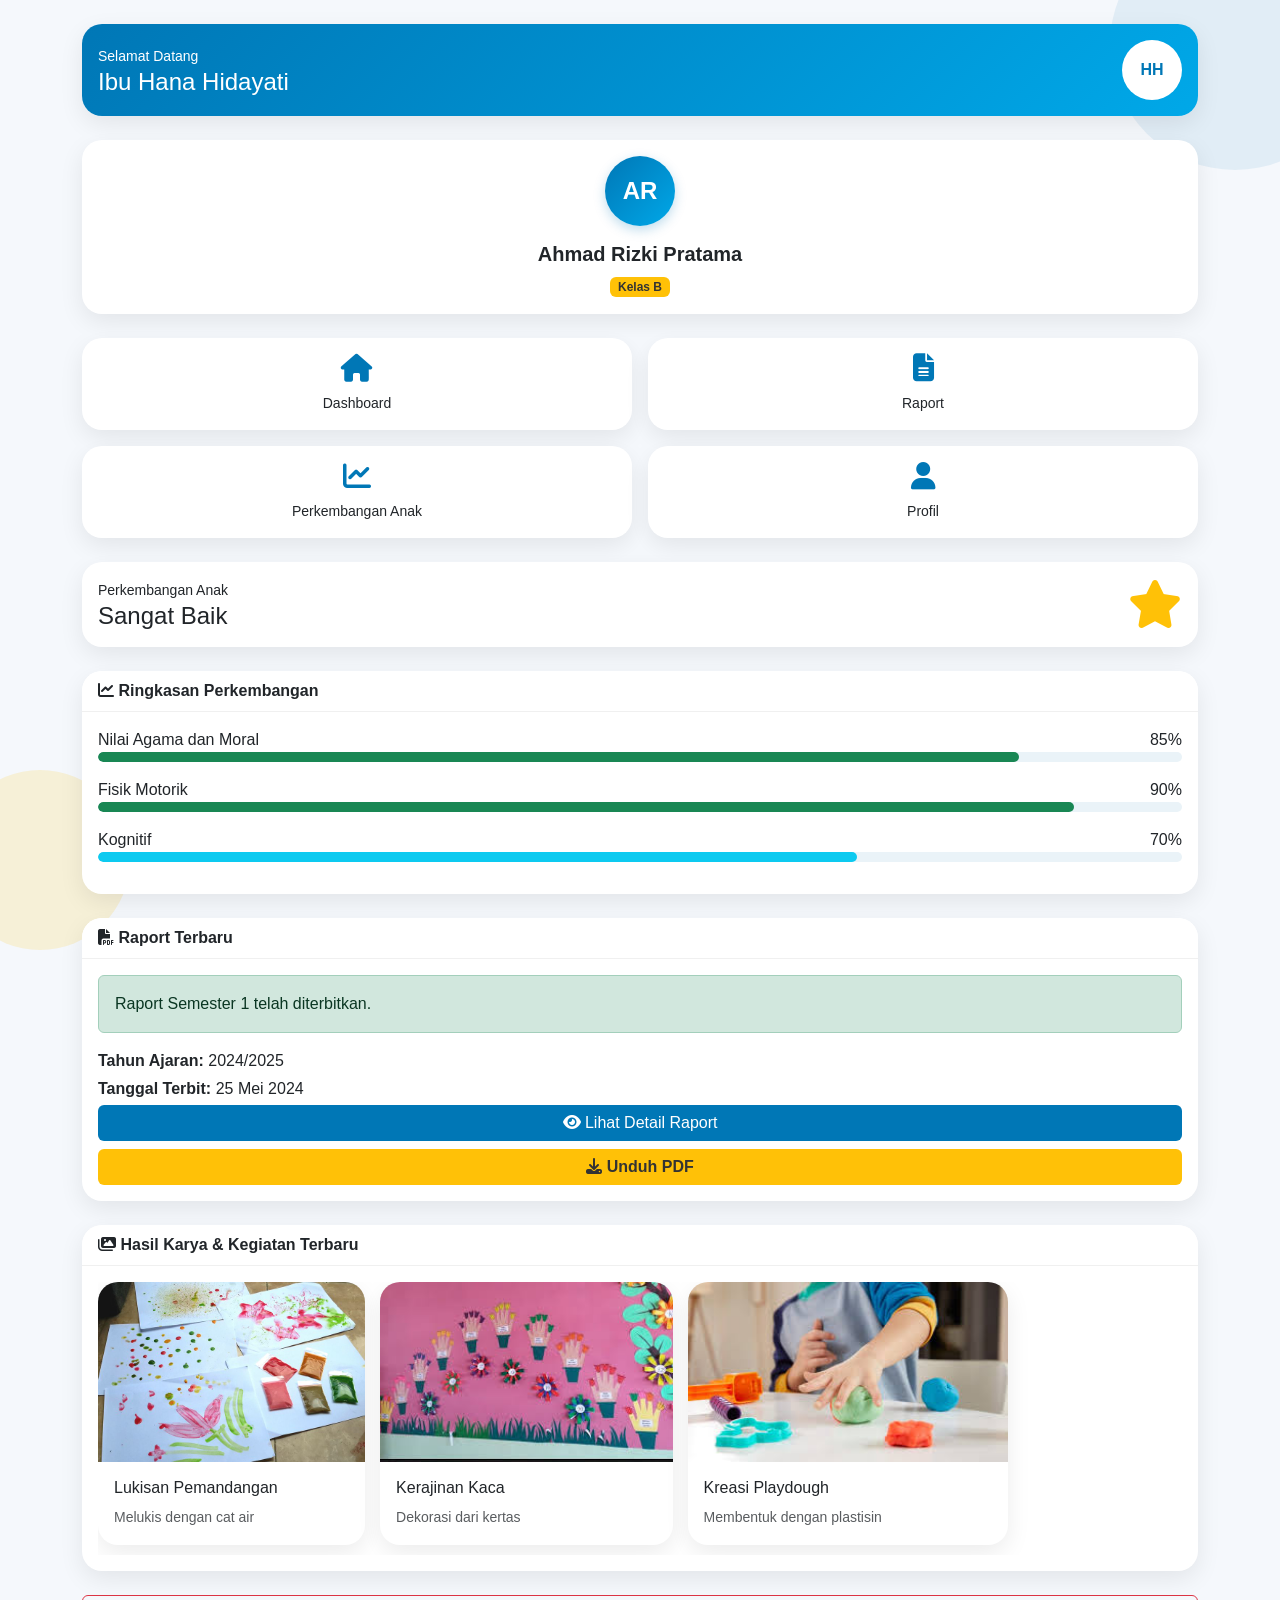
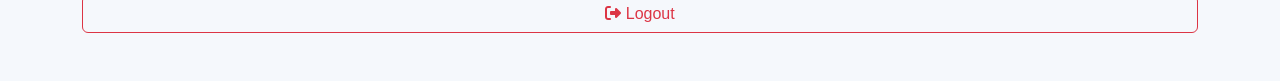
<file: dashboard-wali.html>
<!DOCTYPE html>
<html lang="id">
<head>
<meta charset="UTF-8">
<meta name="viewport" content="width=device-width, initial-scale=1.0">

<title>Dashboard Wali Murid</title>

<link href="https://cdn.jsdelivr.net/npm/bootstrap@5.3.0/dist/css/bootstrap.min.css" rel="stylesheet">
<link href="https://cdnjs.cloudflare.com/ajax/libs/font-awesome/6.4.0/css/all.min.css" rel="stylesheet">

<style>

    :root{
        --primary:#0077B6;
        --primary-dark:#005F91;
        --secondary:#FFC107;
        --bg:#F5F8FC;
    }
    .header-card{
        background:linear-gradient(135deg,#0077B6,#00A8E8);
        color:#fff
    }
    body{
        background:var(--bg);
        font-family:'Segoe UI', sans-serif;
        overflow-x:hidden;
        position:relative;
    }
    
    /* =========================
       BACKGROUND BUBBLE
    ========================= */
    
    body::before{
        content:'';
        width:250px;
        height:250px;
        background:rgba(0,119,182,.08);
        border-radius:50%;
        position:fixed;
        top:-80px;
        right:-80px;
        z-index:-1;
        animation:float1 8s ease-in-out infinite;
    }
    
    body::after{
        content:'';
        width:180px;
        height:180px;
        background:rgba(255,193,7,.15);
        border-radius:50%;
        position:fixed;
        bottom:-50px;
        left:-50px;
        z-index:-1;
        animation:float2 10s ease-in-out infinite;
    }
    
    @keyframes float1{
        0%,100%{
            transform:translateY(0);
        }
        50%{
            transform:translateY(-20px);
        }
    }
    
    @keyframes float2{
        0%,100%{
            transform:translateY(0);
        }
        50%{
            transform:translateY(25px);
        }
    }
    
    /* =========================
       TITLE
    ========================= */
    
    .page-title{
        color:var(--primary);
        font-weight:700;
    }

    .user-avatar{
    width:60px;
    height:60px;
    border-radius:50%;
    background:#fff;
    color:#0077B6;
    display:flex;align-items:center;
    justify-content:center;
    font-weight:bold;
    animation:pulse 3s infinite;
}
    
    .user-avatar2{
        width:55px;
        height:55px;
        border-radius:50%;
        background:linear-gradient(
            135deg,
            var(--primary),
            #00A8E8
        );
        color:white;
        display:flex;
        align-items:center;
        justify-content:center;
        font-weight:bold;
        box-shadow:0 4px 12px rgba(0,119,182,.25);
    
        animation:pulse 3s infinite;
    }

    
    @keyframes pulse{
    
        0%{
            box-shadow:0 0 0 0 rgba(255,193,7,.6);
        }
    
        70%{
            box-shadow:0 0 0 15px rgba(255,193,7,0);
        }
    
        100%{
            box-shadow:0 0 0 0 rgba(255,193,7,0);
        }
    
    }
    
    /* =========================
       CARD
    ========================= */
    
    .card{
        border:none;
        border-radius:20px;
        box-shadow:0 8px 24px rgba(0,0,0,.08);
        transition:.3s;
        overflow:hidden;
    }
    
    .card:hover{
        transform:translateY(-4px);
    }
    
    /* =========================
       CARD HEADER
    ========================= */
    
    .card-header{
        background:white;
        font-weight:600;
        border-bottom:1px solid #f0f0f0;
    }
    
    /* =========================
       QUICK MENU
    ========================= */
    
    .quick-menu .card{
        transition:.3s;
        cursor:pointer;
    }
    
    .quick-menu .card:hover{
        transform:
            translateY(-8px)
            scale(1.03);
    }
    
    .quick-menu i{
        font-size:28px;
        color:var(--primary);
        transition:.3s;
    }
    
    .quick-menu .card:hover i{
        transform:scale(1.15);
    }
    
    /* =========================
       BADGE
    ========================= */
    
    .badge.bg-primary{
        background:var(--secondary) !important;
        color:#333;
        font-weight:600;
    }
    
    /* =========================
       PROGRESS
    ========================= */
    
    .progress{
        height:10px;
        border-radius:20px;
        background:#EAF3F8;
    }
    
    .progress-bar{
        border-radius:20px;
    }
    
    /* =========================
       BUTTON
    ========================= */
    .btn-warning{
        background:#FFC107;
        border:none;
        color:#333;
        font-weight:600;
    }
    .btn-warning:hover{
        transform:translateY(-3px);
    }

    .btn-primary{
        background:var(--primary);
        border:none;
        transition:.3s;
    }
    
    .btn-primary:hover{
        background:var(--primary-dark);
        transform:translateY(-2px);
    }
    
    .btn-outline-primary{
        transition:.3s;
    }
    
    .btn-outline-primary:hover{
        transform:translateY(-2px);
    }
    
    /* =========================
       HASIL KARYA
    ========================= */
    
    .hasil-karya-scroll{
        display:flex;
        gap:15px;
        overflow-x:auto;
        padding-bottom:10px;
        scroll-behavior:smooth;
    }
    
    .hasil-karya-scroll::-webkit-scrollbar{
        display:none;
    }
    
    .hasil-karya-card{
        min-width:250px;
        flex-shrink:0;
        transition:.3s;
    }
    
    .hasil-karya-card:hover{
        transform:
            translateY(-8px)
            rotate(.5deg);
    }
    
    .hasil-karya-card img{
        height:180px;
        object-fit:cover;
    }
    
    /* =========================
       ANIMATION
    ========================= */
    
    .fade-in{
        animation:fadeIn .8s ease;
    }
    
    @keyframes fadeIn{
        from{
            opacity:0;
            transform:translateY(20px);
        }
        to{
            opacity:1;
            transform:translateY(0);
        }
    }
    
    /* =========================
       MOBILE
    ========================= */
    
    @media (max-width:768px){
    
        .card{
            border-radius:18px;
        }
    
        .card-body{
            padding:16px;
        }
    
        .quick-menu i{
            font-size:24px;
        }
    
        .page-title{
            font-size:20px;
        }
    
        .hasil-karya-card{
            min-width:220px;
        }
    
    }
    
    </style>
</head>

<body>
<div class="bubble bubble1"></div>
<div class="bubble bubble2"></div>
<div class="container py-4">

    <!-- Header -->
    <div class="card header-card mb-4 fade-in">
        <div class="card-body d-flex justify-content-between align-items-center">
    
            <div>
                <small>Selamat Datang</small>
                <h4 class="mb-0">Ibu Hana Hidayati</h4>
            </div>
    
            <div class="user-avatar">
                HH
            </div>
    
        </div>
    </div>
    <!-- Data Anak -->
    <div class="card child-card mb-4 fade-in">
        <div class="card-body text-center">

            <div class="user-avatar2 mx-auto mb-3"
                 style="width:70px;height:70px;font-size:24px;">
                AR
            </div>

            <h5 class="fw-bold">
                Ahmad Rizki Pratama
            </h5>

            <span class="badge bg-primary">
                Kelas B
            </span>

        </div>
    </div>

    <!-- Quick Menu -->
    <div class="row g-3 quick-menu mb-4 fade-in">

        <div class="col-6">
            <a href="#" class="text-decoration-none">
                <div class="card text-center">
                    <div class="card-body">
                        <i class="fas fa-home"></i>
                        <p class="small mt-2 mb-0">
                            Dashboard
                        </p>
                    </div>
                </div>
            </a>
        </div>

        <div class="col-6">
            <a href="raport-digital.html"
               class="text-decoration-none">
                <div class="card text-center">
                    <div class="card-body">
                        <i class="fas fa-file-alt"></i>
                        <p class="small mt-2 mb-0">
                            Raport 
                        </p>
                    </div>
                </div>
            </a>
        </div>

        <div class="col-6">
            <a href="perkembangan-anak.html"
               class="text-decoration-none">
                <div class="card text-center">
                    <div class="card-body">
                        <i class="fas fa-chart-line"></i>
                        <p class="small mt-2 mb-0">
                            Perkembangan Anak 
                        </p>
                    </div>
                </div>
            </a>
        </div>

        <div class="col-6">
            <a href="profil-wali.html"
               class="text-decoration-none">
                <div class="card text-center">
                    <div class="card-body">
                        <i class="fas fa-user"></i>
                        <p class="small mt-2 mb-0">
                            Profil
                        </p>
                    </div>
                </div>
            </a>
        </div>

    </div>
    <div class="card mb-4 summary-banner">

        <div class="card-body">
    
            <div class="row align-items-center">
    
                <div class="col-8">
    
                    <small>
                        Perkembangan Anak
                    </small>
    
                    <h4 class="mb-0">
                        Sangat Baik
                    </h4>
    
                </div>
    
                <div class="col-4 text-end">
    
                    <i class="fas fa-star"
                       style="
                       font-size:48px;
                       color:#FFC107;">
                    </i>
    
                </div>
    
            </div>
    
        </div>
    
    </div>

    <!-- Ringkasan -->
    <div class="card mb-4 fade-in">

        <div class="card-header bg-white fw-bold">
            <i class="fas fa-chart-line"></i>
            Ringkasan Perkembangan
        </div>

        <div class="card-body">

            <div class="mb-3">
                <div class="d-flex justify-content-between">
                    <span>Nilai Agama dan Moral</span>
                    <span>85%</span>
                </div>
                <div class="progress">
                    <div class="progress-bar bg-success" style="width:85% "></div>
                </div>
            </div>

            <div class="mb-3">
                <div class="d-flex justify-content-between">
                    <span>Fisik Motorik</span>
                    <span>90%</span>
                </div>
                <div class="progress">
                    <div class="progress-bar bg-success" style="width:90%"></div>
                </div>
            </div>

            <div class="mb-3">
                <div class="d-flex justify-content-between">
                    <span>Kognitif</span>
                    <span>70%</span>
                </div>
                <div class="progress">
                    <div class="progress-bar bg-info" style="width:70%"></div>
                </div>
            </div>
        </div>

    </div>

    <!-- Raport -->
    <div class="card mb-4 fade-in">

        <div class="card-header bg-white fw-bold">
            <i class="fas fa-file-pdf"></i>
            Raport Terbaru
        </div>

        <div class="card-body">

            <div class="alert alert-success">
                Raport Semester 1 telah diterbitkan.
            </div>

            <p class="mb-1">
                <strong>Tahun Ajaran:</strong>
                2024/2025
            </p>

            <p class="mb-1">
                <strong>Tanggal Terbit:</strong>
                25 Mei 2024
            </p>
            <div class="d-grid gap-2">

                <a href="raport-digital.html"
                   class="btn btn-primary">
                    <i class="fas fa-eye"></i>
                    Lihat Detail Raport

                </a>

                <button class="btn btn-warning">
                    <i class="fas fa-download"></i>
                    Unduh PDF
                </button>

            </div>

        </div>

    </div>

    <!-- Hasil Karya -->
    <div class="card mb-4 fade-in">

        <div class="card-header bg-white fw-bold">
            <i class="fas fa-images"></i>
            Hasil Karya & Kegiatan Terbaru
        </div>

        <div class="card-body">

            <div class="hasil-karya-scroll">

                <div class="card hasil-karya-card">
                    <img src="assets/img/lukisan tk.jpg"
                         class="card-img-top">

                    <div class="card-body">
                        <h6>Lukisan Pemandangan</h6>
                        <small class="text-muted">
                            Melukis dengan cat air
                        </small>
                    </div>
                </div>

                <div class="card hasil-karya-card">
                    <img src="assets/img/kertas tk.jpeg"
                         class="card-img-top">

                    <div class="card-body">
                        <h6>Kerajinan Kaca</h6>
                        <small class="text-muted">
                            Dekorasi dari kertas
                        </small>
                    </div>
                </div>

                <div class="card hasil-karya-card">
                    <img src="assets/img/playdough tk.jpeg"
                         class="card-img-top">

                    <div class="card-body">
                        <h6>Kreasi Playdough</h6>
                        <small class="text-muted">
                            Membentuk dengan plastisin
                        </small>
                    </div>
                </div>

            </div>

        </div>

    </div>

    <!-- Logout -->
    <div class="d-grid mb-4">

        <a href="index.html"
           class="btn btn-outline-danger">

            <i class="fas fa-sign-out-alt"></i>
            Logout

        </a>

    </div>

</div>

<script src="https://cdn.jsdelivr.net/npm/bootstrap@5.3.0/dist/js/bootstrap.bundle.min.js"></script>

</body>
</html>
</file>
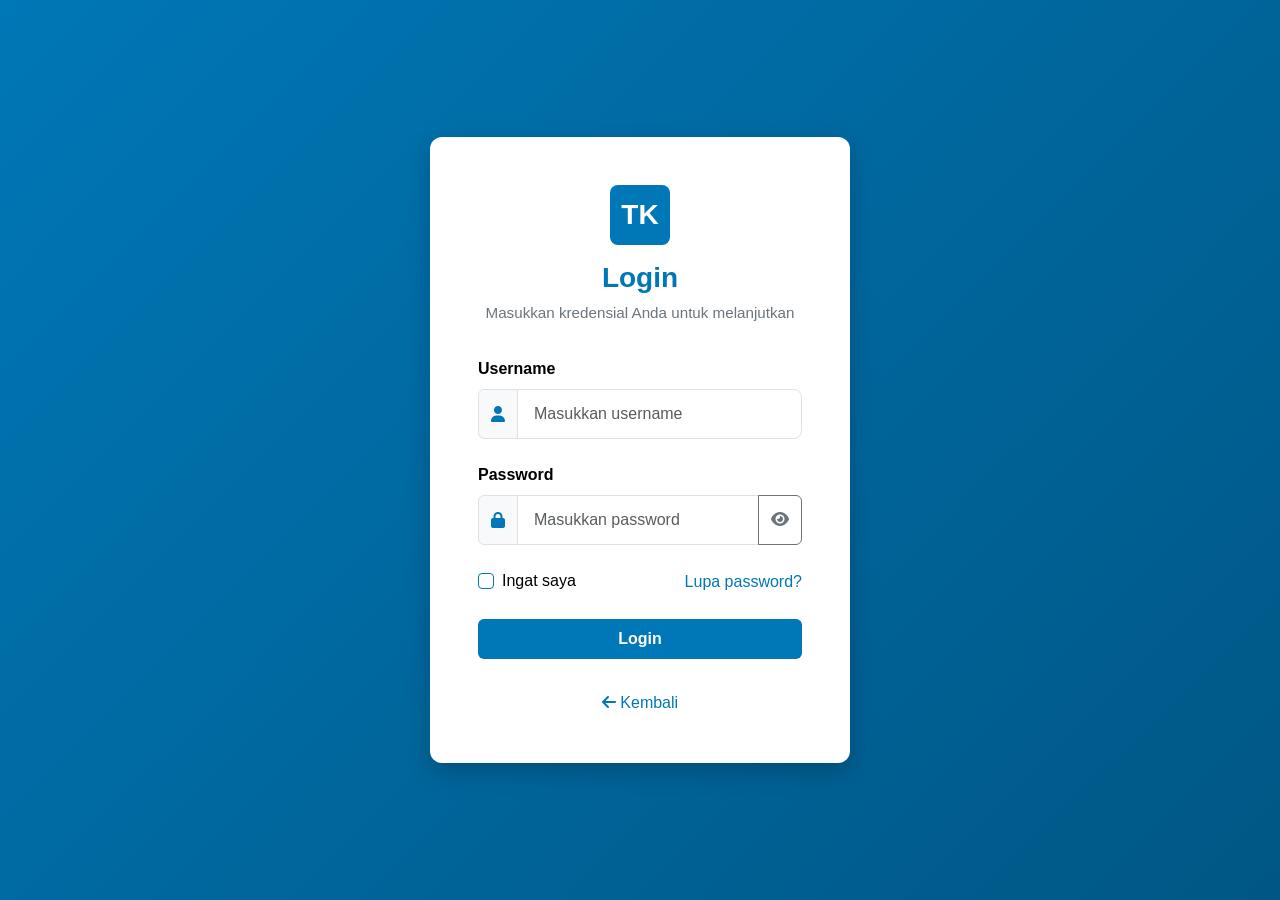
<file: login-wali.html>
<!DOCTYPE html>

<html lang="id">
<head>
    <meta charset="UTF-8">
    <meta name="viewport" content="width=device-width, initial-scale=1.0">
    <title>Login Wali Murid - Sistem Asesmen Anak TK</title>
<link href="https://cdn.jsdelivr.net/npm/bootstrap@5.3.0/dist/css/bootstrap.min.css" rel="stylesheet">
<link href="https://cdnjs.cloudflare.com/ajax/libs/font-awesome/6.4.0/css/all.min.css" rel="stylesheet">
<link rel="stylesheet" href="assets/css/style.css">
</head>

<body>
<div class="login-container">
    <div class="login-box">
        <div class="login-header">
            <div class="school-logo mb-3 mx-auto" style="width: 60px; height: 60px; font-size: 28px;">
                TK
            </div>
            <h1>Login</h1>
            <p>Masukkan kredensial Anda untuk melanjutkan</p>
        </div>

        <form id="loginForm">
            <div class="mb-4">
                <label for="username" class="form-label">Username</label>
                <div class="input-group">
                    <span class="input-group-text" style="background-color: #F8F9FA; border: 1px solid var(--border-color);">
                        <i class="fas fa-user" style="color: var(--primary-color);"></i>
                    </span>
                    <input
                        type="text"
                        class="form-control"
                        id="username"
                        placeholder="Masukkan username"
                    >
                </div>
            </div>

            <div class="mb-4">
                <label for="password" class="form-label">Password</label>
                <div class="input-group">
                    <span class="input-group-text" style="background-color: #F8F9FA; border: 1px solid var(--border-color);">
                        <i class="fas fa-lock" style="color: var(--primary-color);"></i>
                    </span>

                    <input
                        type="password"
                        class="form-control"
                        id="password"
                        placeholder="Masukkan password"
                    >

                    <button
                        class="btn btn-outline-secondary"
                        type="button"
                        id="togglePassword"
                    >
                        <i class="fas fa-eye"></i>
                    </button>
                </div>
            </div>

            <div class="d-flex justify-content-between align-items-center mb-4">
                <div class="form-check">
                    <input
                        class="form-check-input"
                        type="checkbox"
                        id="remember"
                        style="border-color: var(--primary-color);"
                    >
                    <label class="form-check-label" for="remember">
                        Ingat saya
                    </label>
                </div>

                <a
                    href="#"
                    class="text-decoration-none"
                    style="color: var(--primary-color); font-weight: 500;"
                >
                    Lupa password?
                </a>
            </div>

            <button
                type="submit"
                class="btn btn-primary w-100 fw-bold py-2 mb-3"
            >
                Login
            </button>
        </form>

        <div class="text-center">
            <a
                href="index.html"
                class="text-decoration-none d-block mt-3"
                style="color: var(--primary-color); font-weight: 500;"
            >
                <i class="fas fa-arrow-left"></i> Kembali
            </a>
        </div>
    </div>
</div>

<script>
    // Tampilkan / sembunyikan password
    document.getElementById('togglePassword').addEventListener('click', function () {
        const passwordInput = document.getElementById('password');
        const icon = this.querySelector('i');

        if (passwordInput.type === 'password') {
            passwordInput.type = 'text';
            icon.classList.remove('fa-eye');
            icon.classList.add('fa-eye-slash');
        } else {
            passwordInput.type = 'password';
            icon.classList.remove('fa-eye-slash');
            icon.classList.add('fa-eye');
        }
    });

    // Langsung masuk dashboard tanpa autentikasi
    document.getElementById('loginForm').addEventListener('submit', function (e) {
        e.preventDefault();

        // Redirect ke dashboard wali
        window.location.href = 'dashboard-wali.html';
    });
</script>

<script src="https://cdn.jsdelivr.net/npm/bootstrap@5.3.0/dist/js/bootstrap.bundle.min.js"></script>
</body>
</html>
</file>
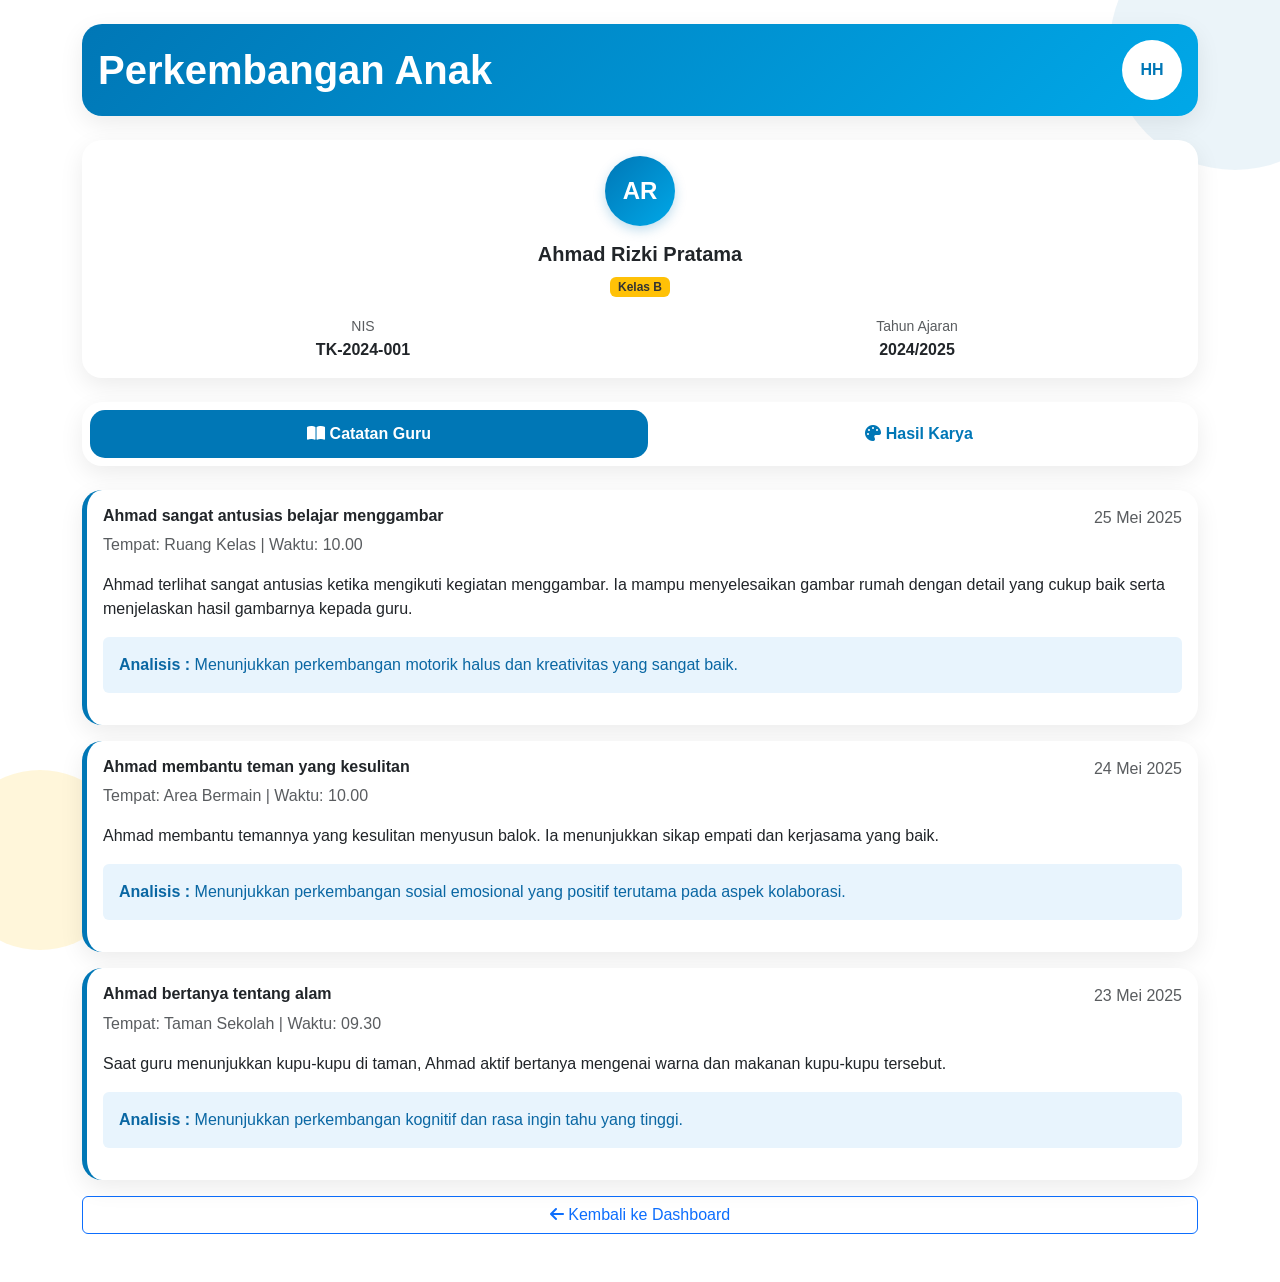
<file: perkembangan-anak.html>
<!DOCTYPE html>
<html lang="id">
<head>
<meta charset="UTF-8">
<meta name="viewport" content="width=device-width, initial-scale=1.0">
<title>Perkembangan Anak - Mobile</title>

<link href="https://cdn.jsdelivr.net/npm/bootstrap@5.3.0/dist/css/bootstrap.min.css" rel="stylesheet">
<link href="https://cdnjs.cloudflare.com/ajax/libs/font-awesome/6.4.0/css/all.min.css" rel="stylesheet">
<style>
:root{--primary:#0077B6;--secondary:#FFC107;}
body{
    background:var(--bg);
    font-family:'Segoe UI', sans-serif;
    overflow-x:hidden;
    position:relative;
}
.card{border:none;border-radius:20px;box-shadow:0 8px 24px rgba(0,0,0,.08);margin-bottom:16px}
.header-card{background:linear-gradient(135deg,#0077B6,#00A8E8);color:#fff}
.summary-banner{background:linear-gradient(135deg,#FFC107,#FFD54F)}
    /* =========================
       BACKGROUND BUBBLE
    ========================= */
    
    body::before{
        content:'';
        width:250px;
        height:250px;
        background:rgba(0,119,182,.08);
        border-radius:50%;
        position:fixed;
        top:-80px;
        right:-80px;
        z-index:-1;
        animation:float1 8s ease-in-out infinite;
    }
    
    body::after{
        content:'';
        width:180px;
        height:180px;
        background:rgba(255,193,7,.15);
        border-radius:50%;
        position:fixed;
        bottom:-50px;
        left:-50px;
        z-index:-1;
        animation:float2 10s ease-in-out infinite;
    }
    
    @keyframes float1{
        0%,100%{
            transform:translateY(0);
        }
        50%{
            transform:translateY(-20px);
        }
    }
    
    @keyframes float2{
        0%,100%{
            transform:translateY(0);
        }
        50%{
            transform:translateY(25px);
        }
    }
.user-avatar{
    width:60px;
    height:60px;
    border-radius:50%;
    background:#fff;
    color:#0077B6;
    display:flex;align-items:center;
    justify-content:center;
    font-weight:bold;
    animation:pulse 3s infinite;
}
.user-avatar2{
        width:55px;
        height:55px;
        border-radius:50%;
        background:linear-gradient(
            135deg,
            var(--primary),
            #00A8E8
        );
        color:white;
        display:flex;
        align-items:center;
        justify-content:center;
        font-weight:bold;
        box-shadow:0 4px 12px rgba(0,119,182,.25);
    
        animation:pulse 3s infinite;
    }
@keyframes pulse{
    
    0%{
        box-shadow:0 0 0 0 rgba(255,193,7,.6);
    }

    70%{
        box-shadow:0 0 0 15px rgba(255,193,7,0);
    }

    100%{
        box-shadow:0 0 0 0 rgba(255,193,7,0);
    }

}
.progress{height:10px;border-radius:20px}
.progress-bar{border-radius:20px;background:#FFC107}
.fade-in{animation:fade .8s ease}
@keyframes fade{from{opacity:0;transform:translateY(15px)}to{opacity:1;transform:none}}
.header-card{
    background:linear-gradient(
        135deg,
        #0077B6,
        #00A8E8
    );
    color:white;
}
.summary-banner{
    background:linear-gradient(
        135deg,
        #FFC107,
        #FFD95A
    );
}

.floating-star{
    animation:floatStar 3s ease-in-out infinite;
}

@keyframes floatStar{
    0%,100%{
        transform:translateY(0);
    }

    50%{
        transform:translateY(-8px);
    }
}
.progress-bar{
    animation:loadProgress 2s ease;
}

@keyframes loadProgress{
    from{
        width:0;
    }
}
.fade-in{
    opacity:0;
    animation:fadeIn .8s ease forwards;
}

.delay-1{
    animation-delay:.2s;
}

.delay-2{
    animation-delay:.4s;
}

.delay-3{
    animation-delay:.6s;
}

.delay-4{
    animation-delay:.8s;
}

@keyframes fadeIn{
    from{
        opacity:0;
        transform:translateY(20px);
    }
    to{
        opacity:1;
        transform:translateY(0);
    }
}
.teacher-note{
    border-left:5px solid #FFC107;
    background:#FFF9E6;
}
.btn-warning{
    background:#FFC107;
    border:none;
    color:#333;
    font-weight:600;
}
.badge.bg-primary
{
    background:var(--secondary) !important;
    color:#333;
    font-weight:600;
}

.btn-warning:hover{
    transform:translateY(-3px);
}
.btn-primary{
        background:var(--primary);
        border:none;
        transition:.3s;
    }
    
    .btn-primary:hover{
        background:var(--primary-dark);
        transform:translateY(-2px);
    }
    
    .btn-outline-primary{
        transition:.3s;
    }
    
    .btn-outline-primary:hover{
        transform:translateY(-2px);
    }
.raport-highlight{
    position:relative;
}

.raport-highlight::before{
    content:'';
    position:absolute;
    inset:0;
    border-radius:20px;
    padding:2px;

    background:
    linear-gradient(
        135deg,
        #FFC107,
        #0077B6
    );
    opacity:.4;
}
.modal-content{
    border-radius:20px;
    box-shadow:0 10px 30px rgba(0,0,0,.15);
}

.form-select{
    border-radius:12px;
    padding:12px;
}

.modal-header{
    border-bottom:1px solid #f0f0f0;
}

.modal-footer{
    border-top:1px solid #f0f0f0;
}
.nav-pills .nav-link{
    border-radius:15px;
    color:#0077B6;
    font-weight:600;
    padding:12px;
}

.nav-pills .nav-link.active{
    background:#0077B6;
    color:white;
}
.hasil-karya-card{
    overflow:hidden;
    transition:.3s;
}

.hasil-karya-card:hover{
    transform:translateY(-4px);
}

.hasil-karya-card img{
    height:180px;
    object-fit:cover;
}

.anekdot-card{
    border-left:5px solid #0077B6;
}

.alert-analisis{
    background:#E8F4FD;
    border:none;
    color:#0A67A3;
}

.tab-pane{
    animation:fadeIn .4s ease;
}
.hasil-karya-card{
    overflow:hidden;
    transition:.3s;
}

.hasil-karya-card:hover{
    transform:translateY(-4px);
}

.hasil-karya-card img{
    height:180px;
    object-fit:cover;
}

.anekdot-card{
    border-left:5px solid #0077B6;
}

.alert-analisis{
    background:#E8F4FD;
    border:none;
    color:#0A67A3;
}

.tab-pane{
    animation:fadeIn .4s ease;
}
</style>
</head>

<body>
<div class="container py-4">
    <div class="bubble bubble1"></div>
        <div class="bubble bubble2"></div>

        <div class="card header-card mb-4 fade-in">
            <div class="card-body d-flex justify-content-between align-items-center">
        
                <div>
                    <h1 class="mb-0 fw-bold">
                        Perkembangan Anak
                    </h1>
                </div>
        
                <div class="user-avatar">
                    HH
                </div>
        
            </div>
        </div>
            <div class="card child-card mb-4 fade-in">
                <div class="card-body text-center">

                    <div class="user-avatar2 mx-auto mb-3"
                            style="width:70px;height:70px;font-size:24px;">
                            AR
                    </div>

                    <h5 class="fw-bold">
                        Ahmad Rizki Pratama
                    </h5>

                    <span class="badge bg-primary">
                        Kelas B
                    </span>

                    <div class="row mt-3">

                        <div class="col-6">
                            <small class="text-muted">NIS</small>
                            <div class="fw-bold">TK-2024-001</div>
                        </div>

                        <div class="col-6">
                            <small class="text-muted">Tahun Ajaran</small>
                            <div class="fw-bold">2024/2025</div>
                        </div>
                    </div>
                </div>
            </div>
            <div class="card mb-4 fade-in">
                <div class="card-body p-2">
            
                    <div class="nav nav-pills nav-fill"
                         id="perkembanganTab">
            
                        <button
                            class="nav-link active"
                            data-bs-toggle="pill"
                            data-bs-target="#catatanGuru">
            
                            <i class="fas fa-book-open"></i>
                            Catatan Guru
            
                        </button>
            
                        <button
                            class="nav-link"
                            data-bs-toggle="pill"
                            data-bs-target="#hasilKarya">
            
                            <i class="fas fa-palette"></i>
                            Hasil Karya
            
                        </button>
            
                    </div>
            
                </div>
            </div>
            <div class="tab-content">

                <!-- =========================
                     CATATAN GURU
                ========================= -->
            
                <div class="tab-pane fade show active"
                     id="catatanGuru">
            
                    <div class="card anekdot-card mb-3">
            
                        <div class="card-body">
            
                            <div class="d-flex justify-content-between">
            
                                <h6 class="fw-bold">
                                    Ahmad sangat antusias belajar menggambar
                                </h6>
            
                                <span class="text-muted">
                                    25 Mei 2025
                                </span>
            
                            </div>
            
                            <p class="text-muted">
                                Tempat: Ruang Kelas |
                                Waktu: 10.00
                            </p>
            
                            <p>
                                Ahmad terlihat sangat antusias ketika mengikuti
                                kegiatan menggambar. Ia mampu menyelesaikan
                                gambar rumah dengan detail yang cukup baik
                                serta menjelaskan hasil gambarnya kepada guru.
                            </p>
            
                            <div class="alert alert-analisis">
            
                                <strong>Analisis :</strong>
            
                                Menunjukkan perkembangan motorik halus
                                dan kreativitas yang sangat baik.
            
                            </div>
            
                        </div>
            
                    </div>
            
                    <div class="card anekdot-card mb-3">
            
                        <div class="card-body">
            
                            <div class="d-flex justify-content-between">
            
                                <h6 class="fw-bold">
                                    Ahmad membantu teman yang kesulitan
                                </h6>
            
                                <span class="text-muted">
                                    24 Mei 2025
                                </span>
            
                            </div>
            
                            <p class="text-muted">
                                Tempat: Area Bermain |
                                Waktu: 10.00
                            </p>
            
                            <p>
                                Ahmad membantu temannya yang kesulitan
                                menyusun balok. Ia menunjukkan sikap
                                empati dan kerjasama yang baik.
                            </p>
            
                            <div class="alert alert-analisis">
            
                                <strong>Analisis :</strong>
            
                                Menunjukkan perkembangan sosial emosional
                                yang positif terutama pada aspek kolaborasi.
            
                            </div>
            
                        </div>
            
                    </div>
            
                    <div class="card anekdot-card">
            
                        <div class="card-body">
            
                            <div class="d-flex justify-content-between">
            
                                <h6 class="fw-bold">
                                    Ahmad bertanya tentang alam
                                </h6>
            
                                <span class="text-muted">
                                    23 Mei 2025
                                </span>
            
                            </div>
            
                            <p class="text-muted">
                                Tempat: Taman Sekolah |
                                Waktu: 09.30
                            </p>
            
                            <p>
                                Saat guru menunjukkan kupu-kupu di taman,
                                Ahmad aktif bertanya mengenai warna dan
                                makanan kupu-kupu tersebut.
                            </p>
            
                            <div class="alert alert-analisis">
            
                                <strong>Analisis :</strong>
            
                                Menunjukkan perkembangan kognitif dan rasa
                                ingin tahu yang tinggi.
            
                            </div>
            
                        </div>
            
                    </div>
            
                </div>
            
                <!-- =========================
                     HASIL KARYA
                ========================= -->
            
                <div class="tab-pane fade"
                     id="hasilKarya">
            
                    <div class="card hasil-karya-card">
            
                        <img src="assets/img/gambar tk.jpg"
                             class="card-img-top">
            
                        <div class="card-body">
            
                            <h5 class="fw-bold">
                                Gambar Rumah Impian
                            </h5>
            
                            <small class="text-muted">
                                22 Mei 2025
                            </small>
            
                            <p class="mt-2 mb-0">
            
                                Ahmad menggambar rumah lengkap dengan
                                taman, pohon dan matahari. Karya ini
                                menunjukkan kemampuan observasi serta
                                kreativitas yang baik.
            
                            </p>
            
                        </div>
            
                    </div>
            
                    <div class="card hasil-karya-card">
            
                        <img src="assets/img/gambar2 tk.jpeg"
                             class="card-img-top">
            
                        <div class="card-body">
            
                            <h5 class="fw-bold">
                                Kolase Hewan
                            </h5>
            
                            <small class="text-muted">
                                20 Mei 2025
                            </small>
            
                            <p class="mt-2 mb-0">
            
                                Karya kolase berbentuk kupu-kupu yang
                                dibuat menggunakan kertas warna-warni.
                                Melatih koordinasi mata dan tangan.
            
                            </p>
            
                        </div>
            
                    </div>
            
                    <div class="card hasil-karya-card">
            
                        <img src="assets/img/balok tk.jpg"
                             class="card-img-top">
            
                        <div class="card-body">
            
                            <h5 class="fw-bold">
                                Menara Balok
                            </h5>
            
                            <small class="text-muted">
                                18 Mei 2025
                            </small>
            
                            <p class="mt-2 mb-0">
            
                                Ahmad berhasil menyusun menara balok
                                setinggi 15 susun tanpa bantuan guru.
                                Menunjukkan perkembangan motorik dan
                                pemecahan masalah yang baik.
            
                            </p>
            
                        </div>
            
                    </div>
                </div>
            </div>
            <div class="d-grid gap-2 mb-4">
                <a href="dashboard-wali.html"
                class="btn btn-outline-primary">
                    <i class="fas fa-arrow-left"></i>
                    Kembali ke Dashboard
                </a>
            </div>

            <script src="https://cdn.jsdelivr.net/npm/bootstrap@5.3.0/dist/js/bootstrap.bundle.min.js"></script>
        </body>
        </html>
</file>
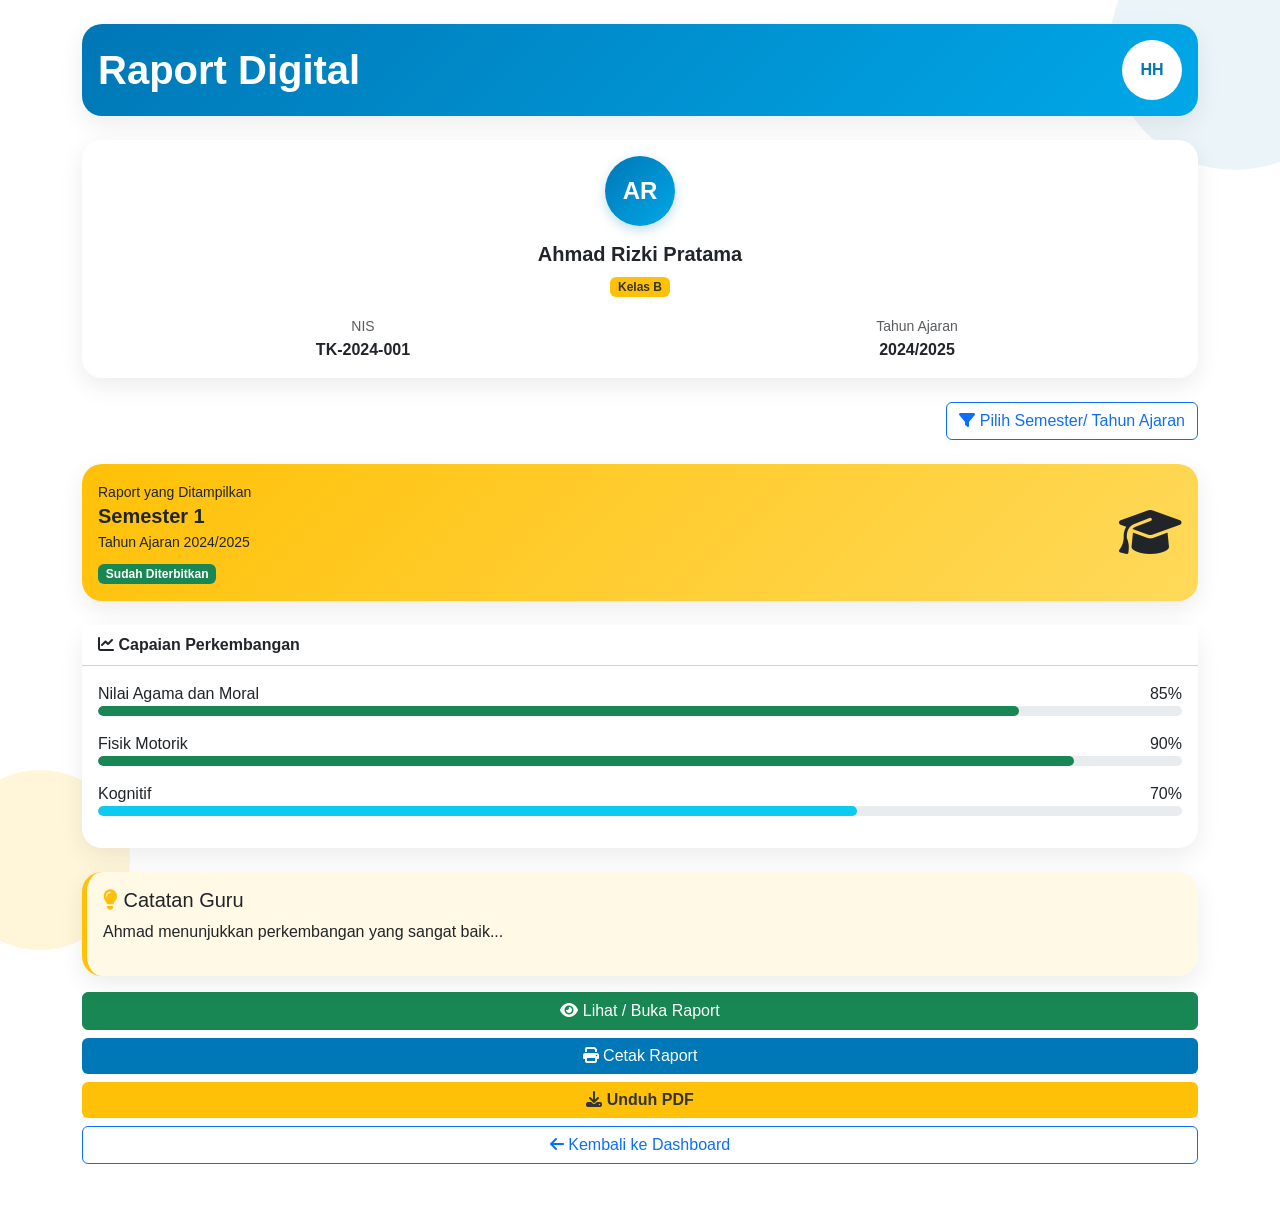
<file: raport-digital.html>
<!DOCTYPE html>
<html lang="id">
<head>
<meta charset="UTF-8">
<meta name="viewport" content="width=device-width, initial-scale=1.0">
<title>Raport Digital - Mobile</title>

<link href="https://cdn.jsdelivr.net/npm/bootstrap@5.3.0/dist/css/bootstrap.min.css" rel="stylesheet">
<link href="https://cdnjs.cloudflare.com/ajax/libs/font-awesome/6.4.0/css/all.min.css" rel="stylesheet">
<style>
:root{--primary:#0077B6;--secondary:#FFC107;}
body{
    background:var(--bg);
    font-family:'Segoe UI', sans-serif;
    overflow-x:hidden;
    position:relative;
}
.card{border:none;border-radius:20px;box-shadow:0 8px 24px rgba(0,0,0,.08);margin-bottom:16px}
.header-card{background:linear-gradient(135deg,#0077B6,#00A8E8);color:#fff}
.summary-banner{background:linear-gradient(135deg,#FFC107,#FFD54F)}
.badge.bg-primary{
        background:var(--secondary) !important;
        color:#333;
        font-weight:600;
    }
    /* =========================
       BACKGROUND BUBBLE
    ========================= */
    
    body::before{
        content:'';
        width:250px;
        height:250px;
        background:rgba(0,119,182,.08);
        border-radius:50%;
        position:fixed;
        top:-80px;
        right:-80px;
        z-index:-1;
        animation:float1 8s ease-in-out infinite;
    }
    
    body::after{
        content:'';
        width:180px;
        height:180px;
        background:rgba(255,193,7,.15);
        border-radius:50%;
        position:fixed;
        bottom:-50px;
        left:-50px;
        z-index:-1;
        animation:float2 10s ease-in-out infinite;
    }
    
    @keyframes float1{
        0%,100%{
            transform:translateY(0);
        }
        50%{
            transform:translateY(-20px);
        }
    }
    
    @keyframes float2{
        0%,100%{
            transform:translateY(0);
        }
        50%{
            transform:translateY(25px);
        }
    }
.user-avatar{
    width:60px;
    height:60px;
    border-radius:50%;
    background:#fff;
    color:#0077B6;
    display:flex;align-items:center;
    justify-content:center;
    font-weight:bold;
    animation:pulse 3s infinite;
}
.user-avatar2{
        width:55px;
        height:55px;
        border-radius:50%;
        background:linear-gradient(
            135deg,
            var(--primary),
            #00A8E8
        );
        color:white;
        display:flex;
        align-items:center;
        justify-content:center;
        font-weight:bold;
        box-shadow:0 4px 12px rgba(0,119,182,.25);
    
        animation:pulse 3s infinite;
    }
@keyframes pulse{
    
    0%{
        box-shadow:0 0 0 0 rgba(255,193,7,.6);
    }

    70%{
        box-shadow:0 0 0 15px rgba(255,193,7,0);
    }

    100%{
        box-shadow:0 0 0 0 rgba(255,193,7,0);
    }

}
.progress{height:10px;border-radius:20px}
.progress-bar{border-radius:20px;background:#FFC107}
.fade-in{animation:fade .8s ease}
@keyframes fade{from{opacity:0;transform:translateY(15px)}to{opacity:1;transform:none}}
.header-card{
    background:linear-gradient(
        135deg,
        #0077B6,
        #00A8E8
    );
    color:white;
}
.summary-banner{
    background:linear-gradient(
        135deg,
        #FFC107,
        #FFD95A
    );
}

.floating-star{
    animation:floatStar 3s ease-in-out infinite;
}

@keyframes floatStar{
    0%,100%{
        transform:translateY(0);
    }

    50%{
        transform:translateY(-8px);
    }
}
.progress-bar{
    animation:loadProgress 2s ease;
}

@keyframes loadProgress{
    from{
        width:0;
    }
}
.fade-in{
    opacity:0;
    animation:fadeIn .8s ease forwards;
}

.delay-1{
    animation-delay:.2s;
}

.delay-2{
    animation-delay:.4s;
}

.delay-3{
    animation-delay:.6s;
}

.delay-4{
    animation-delay:.8s;
}

@keyframes fadeIn{
    from{
        opacity:0;
        transform:translateY(20px);
    }
    to{
        opacity:1;
        transform:translateY(0);
    }
}
.teacher-note{
    border-left:5px solid #FFC107;
    background:#FFF9E6;
}
.btn-warning{
    background:#FFC107;
    border:none;
    color:#333;
    font-weight:600;
}

.btn-warning:hover{
    transform:translateY(-3px);
}
.btn-primary{
        background:var(--primary);
        border:none;
        transition:.3s;
    }
    
    .btn-primary:hover{
        background:var(--primary-dark);
        transform:translateY(-2px);
    }
    
    .btn-outline-primary{
        transition:.3s;
    }
    
    .btn-outline-primary:hover{
        transform:translateY(-2px);
    }
.raport-highlight{
    position:relative;
}

.raport-highlight::before{
    content:'';
    position:absolute;
    inset:0;
    border-radius:20px;
    padding:2px;

    background:
    linear-gradient(
        135deg,
        #FFC107,
        #0077B6
    );
    opacity:.4;
}
.modal-content{
    border-radius:20px;
    box-shadow:0 10px 30px rgba(0,0,0,.15);
}

.form-select{
    border-radius:12px;
    padding:12px;
}

.modal-header{
    border-bottom:1px solid #f0f0f0;
}

.modal-footer{
    border-top:1px solid #f0f0f0;
}
</style>
</head>

<body>
<div class="container py-4">
    <div class="bubble bubble1"></div>
        <div class="bubble bubble2"></div>

        <div class="card header-card mb-4 fade-in">
            <div class="card-body d-flex justify-content-between align-items-center">
        
                <div>
                    <h1 class="mb-0 fw-bold">
                        Raport Digital
                    </h1>
                </div>
        
                <div class="user-avatar">
                    HH
                </div>
        
            </div>
        </div>
            <div class="card child-card mb-4 fade-in">
                <div class="card-body text-center">

                    <div class="user-avatar2 mx-auto mb-3"
                            style="width:70px;height:70px;font-size:24px;">
                            AR
                    </div>

                    <h5 class="fw-bold">
                        Ahmad Rizki Pratama
                    </h5>

                    <span class="badge bg-primary">
                        Kelas B
                    </span>

                    <div class="row mt-3">

                        <div class="col-6">
                            <small class="text-muted">NIS</small>
                            <div class="fw-bold">TK-2024-001</div>
                        </div>

                        <div class="col-6">
                            <small class="text-muted">Tahun Ajaran</small>
                            <div class="fw-bold">2024/2025</div>
                        </div>
                    </div>
                </div>
            </div>

            <div class="d-flex justify-content-end mb-4">
                <button class="btn btn-outline-primary"
                        data-bs-toggle="modal"
                        data-bs-target="#filterSemesterModal">
            
                    <i class="fas fa-filter"></i>
                    Pilih Semester/ Tahun Ajaran
                </button>
            
            </div>

            <div class="card summary-banner mb-4 fade-in">

                <div class="card-body">
            
                    <div class="row align-items-center">
            
                        <div class="col-8">
            
                            <small>Raport yang Ditampilkan</small>
            
                            <h5 id="semesterText"
                                class="fw-bold mb-1">
                                Semester 1
                            </h5>

                            <p id="tahunText"
                            class="mb-2 small">
                                Tahun Ajaran 2024/2025
                            </p>

                            <span id="statusText"
                                class="badge bg-success">
                                Sudah Diterbitkan
                            </span>
            
                        </div>
            
                        <div class="col-4 text-end">
                            <i class="fas fa-graduation-cap floating-star"
                               style="font-size:50px;">
                            </i>
                        </div>
                    </div>
                </div>
            </div>

            <div class="card mb-4 fade-in">
                <div class="card-header bg-white fw-bold">
                    <i class="fas fa-chart-line"></i>
                    Capaian Perkembangan
                </div>
            
                <div class="card-body">
            
                    <div class="mb-3">
                        <div class="d-flex justify-content-between">
                            <span>Nilai Agama dan Moral</span>
                            <span id="agamaPersen">85%</span>
                        </div>
            
                        <div class="progress">
                            <div id="agamaBar"
                                 class="progress-bar bg-success"
                                 style="width:85%">
                            </div>
                        </div>
                    </div>
            
                    <div class="mb-3">
                        <div class="d-flex justify-content-between">
                            <span>Fisik Motorik</span>
                            <span id="motorikPersen">90%</span>
                        </div>
            
                        <div class="progress">
                            <div id="motorikBar"
                                 class="progress-bar bg-success"
                                 style="width:90%">
                            </div>
                        </div>
                    </div>
            
                    <div class="mb-3">
                        <div class="d-flex justify-content-between">
                            <span>Kognitif</span>
                            <span id="kognitifPersen">70%</span>
                        </div>
            
                        <div class="progress">
                            <div id="kognitifBar"
                                 class="progress-bar bg-info"
                                 style="width:70%">
                            </div>
                        </div>
                    </div>
            
                </div>
            </div>

            <div class="card teacher-note fade-in delay-4">

                <div class="card-body">
            
                    <h5>
                        <i class="fas fa-lightbulb text-warning"></i>
                        Catatan Guru
                    </h5>
            
                    <p id="catatanGuru">
                        Ahmad menunjukkan perkembangan yang sangat baik...
                    </p>
            
                </div>
            
            </div>

            <div class="d-grid gap-2 mb-4">

                <a href="assets/pdf/contoh-raport.pdf" class="btn btn-success" target="_blank">
                    <i class="fas fa-eye"></i>
                    Lihat / Buka Raport
                </a>
            
                <button class="btn btn-primary">
                    <i class="fas fa-print"></i>
                    Cetak Raport
                </button>
            
                <button class="btn btn-warning">
                    <i class="fas fa-download"></i>
                    Unduh PDF
                </button>
            
                <a href="dashboard-wali.html"
                   class="btn btn-outline-primary">
                    <i class="fas fa-arrow-left"></i>
                    Kembali ke Dashboard
                </a>
            
            </div>
    </div>
    </div>

   <!-- Modal Filter Semester -->
<div class="modal fade"
id="filterSemesterModal"
tabindex="-1">

<div class="modal-dialog modal-dialog-centered">

   <div class="modal-content border-0 rounded-4">

       <div class="modal-header">

           <h5 class="modal-title">
               <i class="fas fa-calendar-alt text-primary"></i>
               Pilih Raport
           </h5>

           <button type="button"
                   class="btn-close"
                   data-bs-dismiss="modal">
           </button>

       </div>

       <div class="modal-body">
           <!-- Tahun Ajaran -->
           <div class="mb-3">

               <label class="form-label fw-bold">
                   Tahun Ajaran
               </label>

               <select class="form-select" id="tahunSelect">

                <option value="2024/2025">
                    2024/2025
                </option>
            
                <option value="2023/2024">
                    2023/2024
                </option>
            
            </select>
           </div>

           <!-- Semester -->
           <div class="mb-3">

               <label class="form-label fw-bold">
                   Semester
               </label>
               <select class="form-select" id="semesterSelect">

                <option value="Semester 1">
                    Semester 1
                </option>
            
                <option value="Semester 2">
                    Semester 2
                </option>
               </select>

           </div>

       </div>

       <div class="modal-footer">

           <button type="button"
                   class="btn btn-secondary"
                   data-bs-dismiss="modal">

               Batal

           </button>
           <button
           type="button"
           class="btn btn-primary"
           onclick="ubahRaport()">
       
           <i class="fas fa-search"></i>
           Tampilkan Raport
       
       </button>
       </div>
   </div>
</div>
</div> 
    <script>

const dataRaport = {

    "2024/2025-Semester 1": {
        status: "Sudah Diterbitkan",

        agama: 85,
        motorik: 90,
        kognitif: 70,

        catatan:
        "Ahmad menunjukkan perkembangan yang sangat baik. Anak aktif, percaya diri, dan mudah berinteraksi dengan teman-temannya."
    },

    "2024/2025-Semester 2": {
        status: "Sudah Diterbitkan",

        agama: 92,
        motorik: 95,
        kognitif: 88,

        catatan:
        "Perkembangan Ahmad meningkat signifikan. Kemampuan kognitif dan komunikasi berkembang sangat baik serta mulai menunjukkan kepemimpinan."
    },

    "2023/2024-Semester 1": {
        status: "Sudah Diterbitkan",

        agama: 70,
        motorik: 75,
        kognitif: 65,

        catatan:
        "Ahmad mulai beradaptasi dengan lingkungan sekolah. Perlu pendampingan untuk meningkatkan fokus belajar."
    },

    "2023/2024-Semester 2": {
        status: "Sudah Diterbitkan",

        agama: 78,
        motorik: 82,
        kognitif: 72,

        catatan:
        "Perkembangan cukup baik. Ahmad lebih aktif mengikuti kegiatan kelas dan mulai menunjukkan rasa percaya diri."
    }

};

function ubahRaport(){

    const tahun =
        document.getElementById("tahunSelect").value;

    const semester =
        document.getElementById("semesterSelect").value;

    const key =
        tahun + "-" + semester;

    const data =
        dataRaport[key];

    if(!data){
        return;
    }

    document.getElementById("semesterText").innerText =
        semester;

    document.getElementById("tahunText").innerText =
        "Tahun Ajaran " + tahun;

    document.getElementById("statusText").innerText =
        data.status;

    document.getElementById("agamaPersen").innerText =
        data.agama + "%";

    document.getElementById("agamaBar").style.width =
        data.agama + "%";

    document.getElementById("motorikPersen").innerText =
        data.motorik + "%";

    document.getElementById("motorikBar").style.width =
        data.motorik + "%";

    document.getElementById("kognitifPersen").innerText =
        data.kognitif + "%";

    document.getElementById("kognitifBar").style.width =
        data.kognitif + "%";

    document.getElementById("catatanGuru").innerText =
        data.catatan;

    bootstrap.Modal
        .getInstance(
            document.getElementById(
                'filterSemesterModal'
            )
        )
        .hide();
}

</script>
<script src="https://cdn.jsdelivr.net/npm/bootstrap@5.3.0/dist/js/bootstrap.bundle.min.js"></script>
</body>
</html>
</file>
<file: assets/css/style.css>
/* Color Palette */
:root {
    --primary-color: #0077B6;
    --primary-hover: #005785;
    --primary-disabled: #023F5F;
    --accent-color: #5ABAEC;
    --bg-primary: #FFFFFF;
    --bg-secondary: #E4E4E4;
    --sidebar-bg: #C4C5CD;
    --text-color: #000000;
    --text-light: #6C757D;
    --border-color: #DEE2E6;
    --secondary:#FFC107;
    --light-bg:#F5F8FC;
}

/* General Styles */
* {
    margin: 0;
    padding: 0;
    box-sizing: border-box;
}

html, body {
    font-family: 'Segoe UI', Tahoma, Geneva, Verdana, sans-serif;
    color: var(--text-color);
    background-color: var(--bg-primary);
}

/* Primary Button Override */
.btn-primary {
    background-color: var(--primary-color);
    border-color: var(--primary-color);
    color: white;
}

.btn-primary:hover {
    background-color: var(--primary-hover);
    border-color: var(--primary-hover);
    color: white;
}

.btn-primary:disabled {
    background-color: var(--primary-disabled);
    border-color: var(--primary-disabled);
}

/* Outline Primary Button */
.btn-outline-primary {
    color: var(--primary-color);
    border-color: var(--primary-color);
}

.btn-outline-primary:hover {
    background-color: var(--primary-color);
    border-color: var(--primary-color);
    color: white;
}

/* Accent Button */
.btn-accent {
    background-color: var(--accent-color);
    border-color: var(--accent-color);
    color: white;
}

.btn-accent:hover {
    background-color: #4199d0;
    border-color: #4199d0;
}

/* Cards */
.card {
    border: none;
    border-radius: 12px;
    box-shadow: 0 2px 8px rgba(0, 0, 0, 0.08);
    transition: box-shadow 0.3s ease, transform 0.3s ease;
}

.card:hover {
    box-shadow: 0 8px 16px rgba(0, 0, 0, 0.12);
    transform: translateY(-2px);
}

.card-header {
    background-color: var(--bg-secondary);
    border: none;
    border-radius: 12px 12px 0 0;
    padding: 1.5rem;
    font-weight: 600;
    color: var(--text-color);
}

.card-body {
    padding: 1.5rem;
}

/* Forms */
.form-control, .form-select {
    border: 1px solid var(--border-color);
    border-radius: 8px;
    padding: 0.75rem 1rem;
    transition: border-color 0.3s ease, box-shadow 0.3s ease;
}

.form-control:focus, .form-select:focus {
    border-color: var(--primary-color);
    box-shadow: 0 0 0 0.2rem rgba(0, 119, 182, 0.15);
}

.form-label {
    font-weight: 600;
    color: var(--text-color);
    margin-bottom: 0.5rem;
}

/* Tables */
.table {
    font-size: 0.95rem;
}

.table thead th {
    background-color: var(--sidebar-bg);
    color: var(--text-color);
    font-weight: 600;
    border: none;
    padding: 1rem;
}

.table tbody td {
    padding: 1rem;
    vertical-align: middle;
    border-color: var(--border-color);
}

.table tbody tr:hover {
    background-color: #F8F9FA;
}

/* Navbar */
.navbar {
    background-color: var(--bg-primary) !important;
}

.navbar-brand {
    font-weight: 700;
    color: var(--primary-color) !important;
}

.nav-link {
    color: var(--text-color) !important;
    font-weight: 500;
    transition: color 0.3s ease;
}

.nav-link:hover {
    color: var(--primary-color) !important;
}

.school-logo {
    width: 40px;
    height: 40px;
    background-color: var(--primary-color);
    color: white;
    border-radius: 8px;
    display: flex;
    align-items: center;
    justify-content: center;
    font-weight: bold;
    font-size: 18px;
}

/* Sidebar */
.sidebar {
    background-color: var(--sidebar-bg);
    border-radius: 12px;
    padding: 0;
    min-height: 100vh;
}

.sidebar-menu {
    list-style: none;
    padding: 0;
    margin: 0;
}

.sidebar-menu li {
    border-bottom: 1px solid rgba(0, 0, 0, 0.08);
}

.sidebar-menu li:last-child {
    border-bottom: none;
}

.sidebar-menu a {
    display: flex;
    align-items: center;
    padding: 1rem 1.5rem;
    color: var(--text-color);
    text-decoration: none;
    transition: background-color 0.3s ease, color 0.3s ease;
    font-weight: 500;
}

.sidebar-menu a:hover {
    background-color: rgba(0, 119, 182, 0.1);
    color: var(--primary-color);
}

.sidebar-menu a.active {
    background-color: var(--primary-color);
    color: white;
}

.sidebar-menu i {
    width: 24px;
    margin-right: 12px;
    text-align: center;
    font-size: 18px;
}

/* Dashboard Layout */
.dashboard-container {
    display: flex;
    min-height: 100vh;
    gap: 2rem;
    padding: 2rem;
    background-color: #F8F9FA;
}

.dashboard-content {
    flex: 1;
}

.main-sidebar {
    width: 250px;
    position: sticky;
    top: 2rem;
    height: fit-content;
}

/* Statistics Cards */
.stat-card {
    background-color: var(--bg-primary);
    border-radius: 12px;
    padding: 1.5rem;
    margin-bottom: 1rem;
    box-shadow: 0 2px 8px rgba(0, 0, 0, 0.08);
}

.stat-icon {
    width: 60px;
    height: 60px;
    border-radius: 12px;
    display: flex;
    align-items: center;
    justify-content: center;
    font-size: 28px;
    color: white;
    margin-bottom: 1rem;
}

.stat-icon.primary {
    background-color: var(--primary-color);
}

.stat-icon.accent {
    background-color: var(--accent-color);
}

.stat-label {
    font-size: 0.875rem;
    color: var(--text-light);
    font-weight: 600;
    text-transform: uppercase;
    letter-spacing: 0.5px;
}

.stat-value {
    font-size: 2rem;
    font-weight: 700;
    color: var(--text-color);
    margin-top: 0.5rem;
}

/* Feature Cards (Landing) */
.feature-card {
    background-color: var(--bg-primary);
    border-radius: 12px;
    padding: 2rem;
    text-align: center;
    box-shadow: 0 2px 8px rgba(0, 0, 0, 0.08);
    transition: box-shadow 0.3s ease, transform 0.3s ease;
    height: 100%;
}

.feature-card:hover {
    box-shadow: 0 8px 16px rgba(0, 0, 0, 0.12);
    transform: translateY(-4px);
}

.feature-icon {
    font-size: 3rem;
    color: var(--primary-color);
}

/* Contact Card */
.contact-card{
    background: #fff;
    border-radius: 16px;
    padding: 20px 15px;
    box-shadow: 0 4px 12px rgba(0,0,0,.08);
    transition: all .3s ease;
}
    
.contact-card:hover{
    transform: translateY(-5px);
}
    
.contact-icon{
    font-size: 32px;
    color: #0077B6;
}
    
@media (max-width: 768px){
    .contact-card{
        padding: 16px 10px;
    }
    .contact-icon{
        font-size: 28px;
    }
    .contact-card h6{
        font-size: 14px;
    }
    .contact-card p{
        font-size: 12px;
    }
}
    

/* Hero Section */
.hero-section {
    min-height: 600px;
    display: flex;
    align-items: center;
}

.min-vh-50 {
    min-height: 50vh;
}

.hero-illustration {
    display: flex;
    align-items: center;
    justify-content: center;
    height: 400px;
}

/* Login & Role Selection */
.login-container {
    min-height: 100vh;
    display: flex;
    align-items: center;
    justify-content: center;
    background: linear-gradient(135deg, #0077B6 0%, #005785 100%);
}

.login-box {
    background-color: var(--bg-primary);
    border-radius: 12px;
    box-shadow: 0 8px 24px rgba(0, 0, 0, 0.2);
    padding: 3rem;
    width: 100%;
    max-width: 420px;
}

.login-header {
    text-align: center;
    margin-bottom: 2rem;
}

.login-header h1 {
    font-size: 1.75rem;
    font-weight: 700;
    color: var(--primary-color);
    margin-bottom: 0.5rem;
}

.login-header p {
    color: var(--text-light);
    font-size: 0.95rem;
}

/* Role Selection */
.role-selection-container {
    min-height: 100vh;
    display: flex;
    align-items: center;
    justify-content: center;
    background: linear-gradient(135deg, #0077B6 0%, #005785 100%);
    padding: 2rem;
}

.role-cards-wrapper {
    width: 100%;
    max-width: 1000px;
}

.role-card {
    background-color: var(--bg-primary);
    border-radius: 12px;
    padding: 2rem;
    text-align: center;
    box-shadow: 0 8px 24px rgba(0, 0, 0, 0.12);
    transition: all 0.3s ease;
    border: 2px solid transparent;
}

.role-card:hover {
    box-shadow: 0 12px 32px rgba(0, 0, 0, 0.2);
    transform: translateY(-8px);
    border-color: var(--primary-color);
}

.role-icon {
    font-size: 4rem;
    color: var(--primary-color);
    margin-bottom: 1.5rem;
}

.role-card h4 {
    font-size: 1.5rem;
    font-weight: 700;
    color: var(--text-color);
    margin-bottom: 1.5rem;
}

/* Badge */
.badge-primary {
    background-color: var(--primary-color);
    color: white;
}

.badge-accent {
    background-color: var(--accent-color);
    color: white;
}

/* Alerts */
.alert {
    border: none;
    border-radius: 8px;
}

.alert-info {
    background-color: rgba(90, 171, 236, 0.1);
    color: #0077B6;
    border-left: 4px solid var(--accent-color);
}

.alert-success {
    background-color: rgba(40, 167, 69, 0.1);
    border-left: 4px solid #28a745;
}

.alert-warning {
    background-color: rgba(255, 193, 7, 0.1);
    border-left: 4px solid #ffc107;
}

.alert-danger {
    background-color: rgba(220, 53, 69, 0.1);
    border-left: 4px solid #dc3545;
}

/* Modal */
.modal-header {
    background-color: var(--primary-color);
    color: white;
    border: none;
}

.modal-header .btn-close {
    filter: brightness(0) invert(1);
}

/* Spacing Utilities */
.gap-4 {
    gap: 1.5rem;
}

.gap-3 {
    gap: 1rem;
}

/* Responsive */
@media (max-width: 768px) {
    .hero-section {
        padding-top: 50px !important;
        padding-bottom: 50px !important;
    }
    .hero-section h1 {
        font-size: 2rem;
        text-align: center;
    }

    .hero-section p {
        text-align: center;
    }
    .feature-card {
        text-align: center;
        padding: 20px;
    }
    .navbar-nav {
        padding-top: 15px;
    }

    .navbar .btn {
        width: 100%;
        margin-top: 10px;
        margin-left: 0 !important;
    }
    footer {
        text-align: center;
    }

}

/* Animations */
@keyframes fadeIn {
    from {
        opacity: 0;
        transform: translateY(10px);
    }
    to {
        opacity: 1;
        transform: translateY(0);
    }
}

.fade-in {
    animation: fadeIn 0.3s ease-out;
}

/* Header Navigation */
.top-header {
    background-color: var(--bg-primary);
    border-bottom: 1px solid var(--border-color);
    padding: 1rem 0;
    margin-bottom: 2rem;
    box-shadow: 0 2px 4px rgba(0, 0, 0, 0.04);
}

.user-menu {
    display: flex;
    align-items: center;
    gap: 1rem;
}

.user-avatar {
    width: 40px;
    height: 40px;
    border-radius: 50%;
    background-color: var(--accent-color);
    color: white;
    display: flex;
    align-items: center;
    justify-content: center;
    font-weight: 600;
    cursor: pointer;
}

/* About Section */
.about-content p {
    line-height: 1.8;
    color: var(--text-light);
}

/* =========================
   ANIMASI HERO
========================= */
.hero-section {
    position: relative;
    overflow: hidden;
}

.hero-illustration {
    animation: floating 4s ease-in-out infinite;
}

@keyframes floating {
    0%,100%{
        transform: translateY(0);
    }
    50%{
        transform: translateY(-20px);
    }
}

/* =========================
   ANIMASI CARD FITUR
========================= */
.feature-card,
.contact-card {
    transition: all 0.35s ease;
    border-radius: 16px;
}

.feature-card:hover,
.contact-card:hover {
    transform: translateY(-10px);
    box-shadow: 0 15px 35px rgba(0,0,0,0.15);
}

/* =========================
   ANIMASI BUTTON
========================= */
.btn {
    transition: all .3s ease;
}

.btn:hover {
    transform: translateY(-3px);
}

/* =========================
   ANIMASI NAVBAR
========================= */
.nav-link {
    position: relative;
}

.nav-link::after {
    content: '';
    position: absolute;
    left: 0;
    bottom: -2px;
    width: 0%;
    height: 2px;
    background: #0077B6;
    transition: 0.3s;
}

.nav-link:hover::after {
    width: 100%;
}

/* =========================
   FADE UP
========================= */
.fade-up {
    opacity: 0;
    transform: translateY(50px);
    transition: all .8s ease;
}

.fade-up.show {
    opacity: 1;
    transform: translateY(0);
}

/* =========================
   BUBBLE BACKGROUND HERO
========================= */
.bubble {
    position: absolute;
    border-radius: 50%;
    background: rgba(255,255,255,0.08);
}

.bubble1 {
    width: 180px;
    height: 180px;
    left: 5%;
    top: 20%;
    animation: bubbleMove 8s infinite ease-in-out;
}

.bubble2 {
    width: 120px;
    height: 120px;
    right: 10%;
    top: 15%;
    animation: bubbleMove 10s infinite ease-in-out;
}

.bubble3 {
    width: 250px;
    height: 250px;
    bottom: -80px;
    left: 40%;
    animation: bubbleMove 12s infinite ease-in-out;
}

@keyframes bubbleMove {
    0%,100% {
        transform: translateY(0);
    }
    50% {
        transform: translateY(-30px);
    }
}

/* =========================
   HERO TEXT ANIMATION
========================= */
.hero-section h1 {
    animation: slideLeft 1s ease;
}

.hero-section p {
    animation: slideLeft 1.3s ease;
}

.hero-section .btn {
    animation: slideLeft 1.6s ease;
}

@keyframes slideLeft {
    from {
        opacity: 0;
        transform: translateX(-50px);
    }
    to {
        opacity: 1;
        transform: translateX(0);
    }
}
.feature-card{
    background: #fff;
    border-radius: 16px;
    padding: 20px 15px;
    box-shadow: 0 4px 12px rgba(0,0,0,.08);
    transition: all .3s ease;
    }
    
    .feature-card:hover{
    transform: translateY(-5px);
    }
    
    .feature-icon i{
    font-size: 32px;
    color: #0077B6;
    }
    @media (max-width: 768px){
    .feature-card{
        padding: 16px 10px;
    }
    .feature-icon i{
        font-size: 28px;
    }
    .feature-card h6{
        font-size: 14px;
    }
    .feature-card p{
        font-size: 12px;
    }
}
.header-card{
        background: linear-gradient(
            135deg,
            #0077B6,
            #0096C7
        );
        color:white;
        overflow:hidden;
        position:relative;
}
    
.header-card::after{
        content:'';
        width:120px;
        height:120px;
        background:rgba(255,193,7,.25);
        position:absolute;
        right:-30px;
        top:-30px;
        border-radius:50%;
}
.user-avatar{
    animation:pulse 3s infinite;
}

.quick-menu i{
    color:#FFC107;
}
.quick-menu .card{
    cursor:pointer;
}

.quick-menu .card:hover{

    transform:
        translateY(-8px)
        scale(1.04);

}
@keyframes pulse{
    0%{
        box-shadow:0 0 0 0 rgba(255,193,7,.7);
    }
    70%{
        box-shadow:0 0 0 12px rgba(255,193,7,0);
    }
    100%{
        box-shadow:0 0 0 0 rgba(255,193,7,0);
    }
}
.child-card{

    background:
    linear-gradient(
        135deg,
        #FFF8E1,
        #FFFFFF
    );

    border-left:6px solid #FFC107;

}
.hasil-karya-card{

    transition:.4s;

}

.hasil-karya-card:hover{

    transform:
    translateY(-10px);

}
.hasil-karya-card img{
    height:180px;
    object-fit:cover;
}
.btn-primary{

    background:#0077B6;
    border:none;

    transition:.3s;

}

.btn-primary:hover{

    background:#005F91;

    transform:
        translateY(-3px);

}
.summary-banner{

    background:
    linear-gradient(
        135deg,
        #FFC107,
        #FFD54F
    );

    color:#333;

}
.bubble{
    position:fixed;
    border-radius:50%;
    z-index:-1;
}

.bubble1{
    width:180px;
    height:180px;
    background:rgba(0,119,182,.08);
    top:10%;
    right:-50px;

    animation:float 8s infinite;
}

.bubble2{
    width:120px;
    height:120px;
    background:rgba(255,193,7,.15);
    bottom:20%;
    left:-40px;

    animation:float 10s infinite;
}

@keyframes float{

    0%,100%{
        transform:translateY(0);
    }

    50%{
        transform:translateY(-25px);
    }

}
</file>
